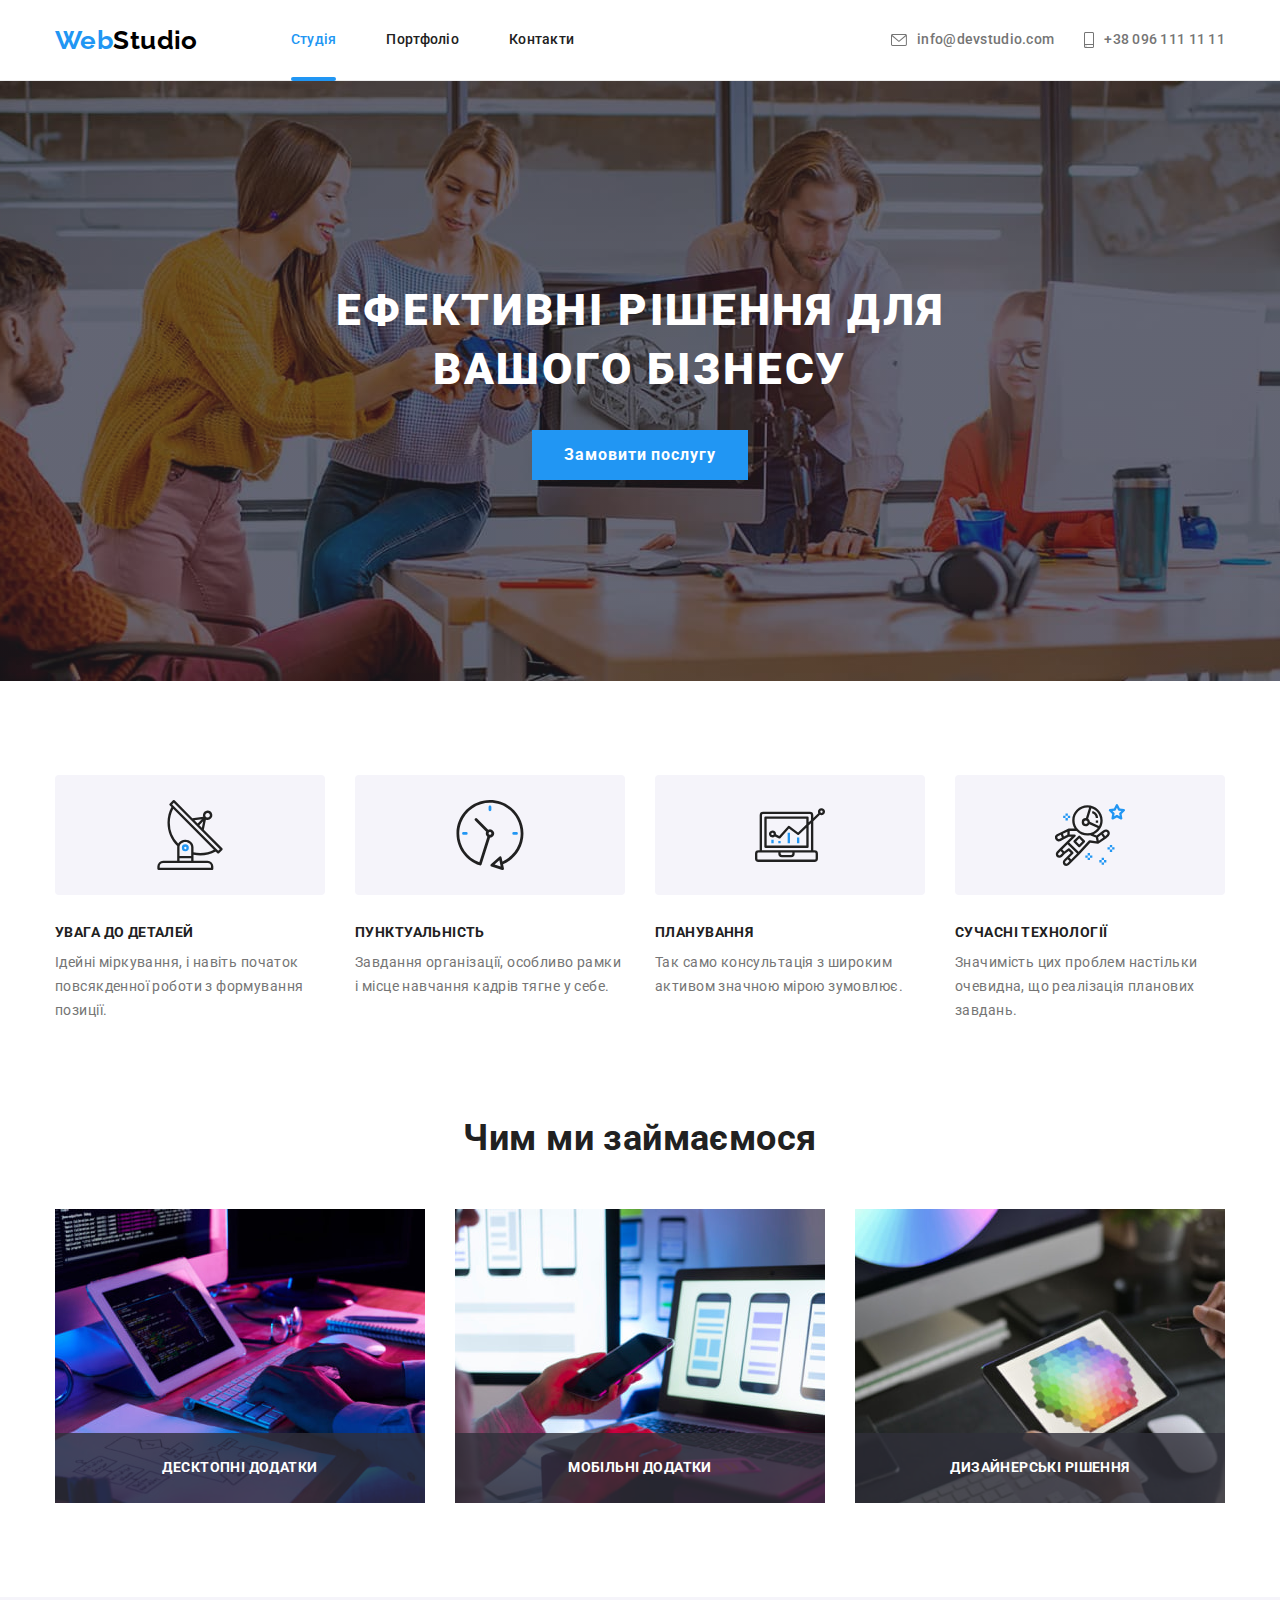
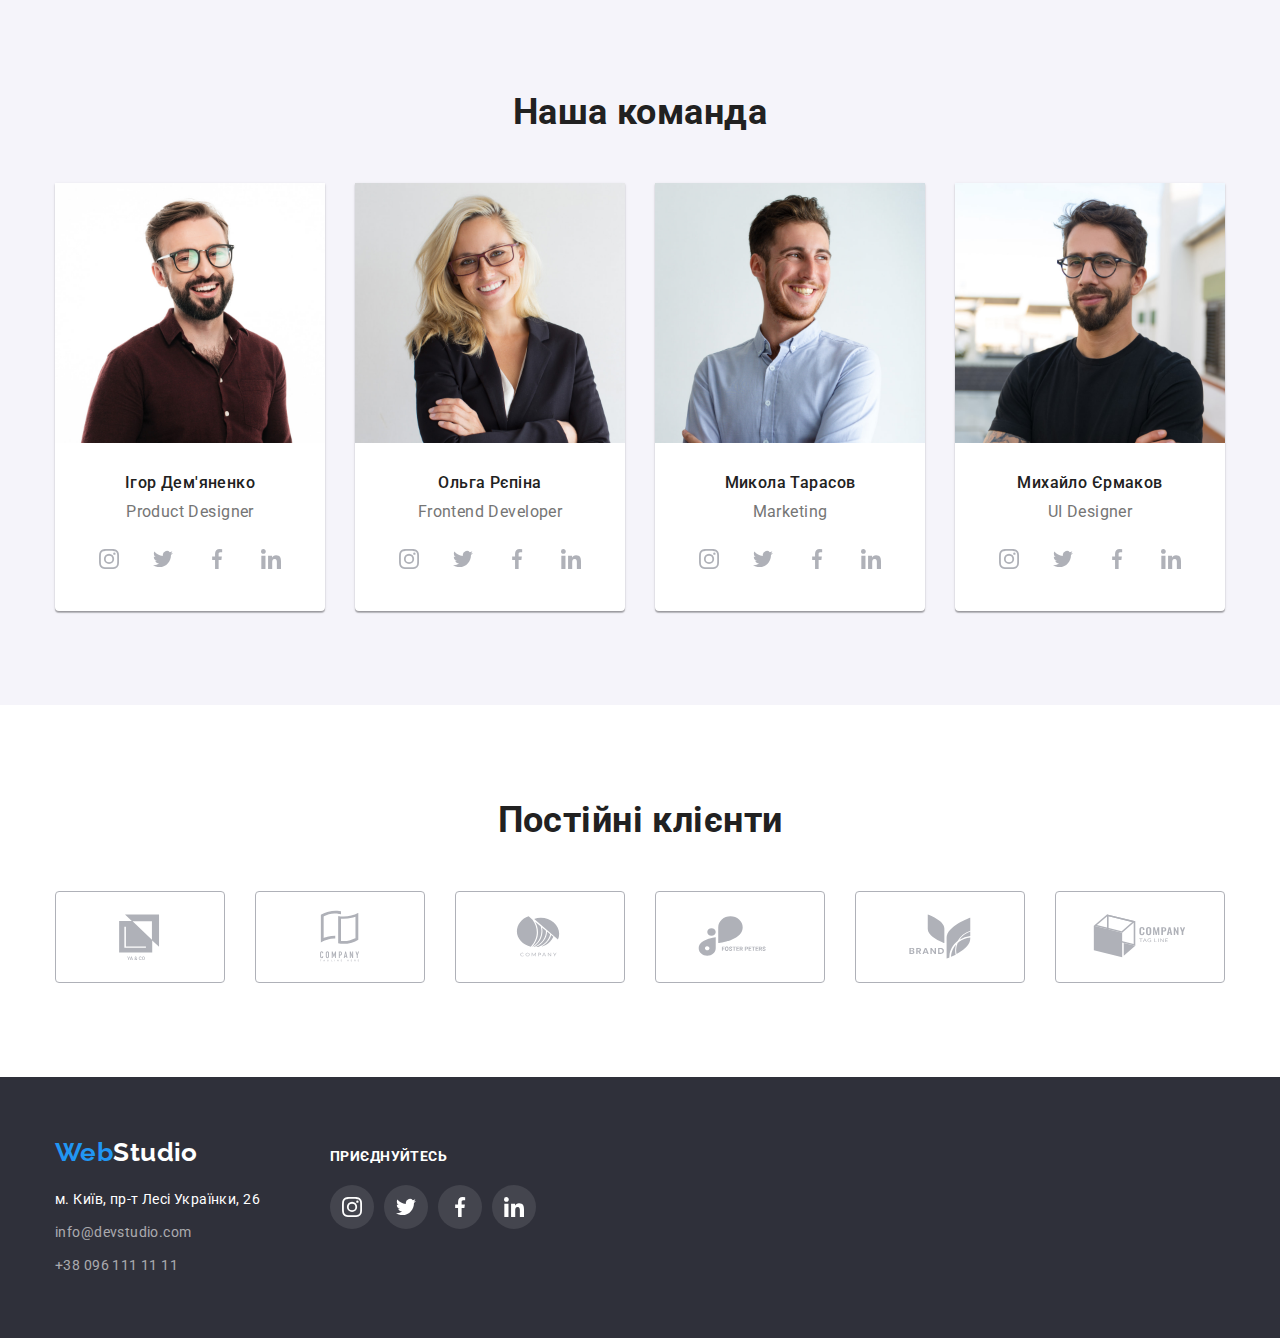
<file: index.html>
<!DOCTYPE html>
<html lang="uk">
  <head>
    <meta charset="UTF-8" />
    <meta http-equiv="X-UA-Compatible" content="IE=edge" />
    <meta name="viewport" content="width=device-width, initial-scale=1.0" />
    <title>goit-markup-hw-01</title>
    <link rel="preconnect" href="https://fonts.googleapis.com" />
    <link rel="preconnect" href="https://fonts.gstatic.com" crossorigin />
    <link href="https://fonts.googleapis.com/css2?family=Raleway:wght@700&family=Roboto:wght@400;500;700;900&display=swap" rel="stylesheet" />
    <link rel="stylesheet" href="https://cdnjs.cloudflare.com/ajax/libs/modern-normalize/1.1.0/modern-normalize.min.css" />
    <link rel="stylesheet" href="./css/styles.css" />
  </head>
  <body>
    <header class="header">
      <div class="container header-container">
        <nav class="header-navigation">
          <a class="logo link" href="./index.html">Web<span class="logo-wrap">Studio</span></a>
          <ul class="list header-list">
            <li><a class="nav-link link current" href="./index.html">Студія</a></li>
            <li><a class="nav-link link" href="./portfolio.html">Портфоліо</a></li>
            <li><a class="nav-link link" href="#">Контакти</a></li>
          </ul>
        </nav>
        <ul class="list header-mail">
          <li class="mail-item">
            <a class="link mail" href="mailto:info@devstudio.com">
              <svg class="icon" height="12" width="16"><use href="./image/symbol.svg#icon-envelope"></use></svg>info@devstudio.com
            </a>
          </li>
          <li class="mail-item">
            <a class="link mail icon-mail" href="tel:+380961111111">
              <svg class="icon" height="16" width="10"><use href="./image/symbol.svg#icon-smartphone"></use></svg>+38 096 111 11 11
            </a>
          </li>
        </ul>
      </div>
    </header>
    <main>
      <section class="hero">
        <div class="hero-container">
          <h1 class="hero-title">Ефективні рішення для вашого бізнесу</h1>
          <button type="button" class="button hero-button cursor" data-modal-open>Замовити послугу</button>
        </div>
      </section>
      <section class="section feature-section">
        <div class="container">
          <h2 class="visually-hidden">Особливості</h2>
          <ul class="list properties-container">
            <li class="list-properties">
              <div class="icon-properties">
                <svg class="antenna" height="70" width="70"><use href="./image/symbol.svg#icon-antenna"></use></svg>
              </div>
              <h3 class="title">Увага до деталей</h3>
              <p class="text">Ідейні міркування, і навіть початок повсякденної роботи з формування позиції.</p>
            </li>
            <li class="list-properties">
              <div class="icon-properties">
                <svg class="antenna" height="70" width="70"><use href="./image/symbol.svg#icon-clock"></use></svg>
              </div>
              <h3 class="title">Пунктуальність</h3>
              <p class="text">Завдання організації, особливо рамки і місце навчання кадрів тягне у себе.</p>
            </li>
            <li class="list-properties">
              <div class="icon-properties">
                <svg class="antenna" height="70" width="70"><use href="./image/symbol.svg#icon-diagram"></use></svg>
              </div>
              <h3 class="title">Планування</h3>
              <p class="text">Так само консультація з широким активом значною мірою зумовлює.</p>
            </li>
            <li class="list-properties">
              <div class="icon-properties">
                <svg class="antenna" height="70" width="70"><use href="./image/symbol.svg#icon-astronaut"></use></svg>
              </div>
              <h3 class="title">Сучасні технології</h3>
              <p class="text">Значимість цих проблем настільки очевидна, що реалізація планових завдань.</p>
            </li>
          </ul>
        </div>
      </section>
      <section class="section">
        <div class="container">
          <h2 class="section-title">Чим ми займаємося</h2>
          <ul class="list section-doing">
            <li class="item-doing">
              <div class="wrap-top">
                <img src="./image/keyboard.jpg" alt="Руки набирають текст на клавіатурі" width="370" />
                <p class="wrap-top-text">Десктопні додатки</p>
              </div>
            </li>
            <li class="item-doing">
              <div class="wrap-top">
                <img src="./image/laptop.jpg" alt="В руках телефон на фоні ноутбука" width="370" />
                <p class="wrap-top-text">Мобільні додатки</p>
              </div>
            </li>
            <li class="item-doing">
              <div class="wrap-top">
                <img src="./image/palette.jpg" alt="В руках планшет, на ньому палітра кольорів" width="370" />
                <p class="wrap-top-text">Дизайнерські рішення</p>
              </div>
            </li>
          </ul>
        </div>
      </section>
      <section class="section-team section">
        <div class="container">
          <h2 class="section-title">Наша команда</h2>
          <ul class="list item-team">
            <li class="card">
              <img src="./image/demyanenko.jpg" alt="Усміхнений хлопець в окулярах" width="270" />
              <div class="sign">
                <h3 class="subtitle">Ігор Дем'яненко</h3>
                <p class="section-text">Product Designer</p>
              </div>
              <div>
                <ul class="social list">
                  <li class="social-item">
                    <a class="social-link link" href="#" target="_blank" rel="noopener noreferrer nofollow"
                      ><svg height="20" width="20"><use href="./image/symbol.svg#icon-instagram"></use></svg
                    ></a>
                  </li>
                  <li class="social-item">
                    <a class="social-link link" href="#" target="_blank" rel="noopener noreferrer nofollow"
                      ><svg height="20" width="20"><use href="./image/symbol.svg#icon-twitter"></use></svg
                    ></a>
                  </li>
                  <li class="social-item">
                    <a class="social-link link" href="#" target="_blank" rel="noopener noreferrer nofollow"
                      ><svg height="20" width="20"><use href="./image/symbol.svg#icon-facebook"></use></svg
                    ></a>
                  </li>
                  <li class="social-item">
                    <a class="social-link link" href="#" target="_blank" rel="noopener noreferrer nofollow"
                      ><svg height="20" width="20"><use href="./image/symbol.svg#icon-linkedin"></use></svg
                    ></a>
                  </li>
                </ul>
              </div>
            </li>
            <li class="card">
              <img src="./image/repina.jpg" alt="Усміхнена дівчина в окулярах" width="270" />
              <div class="sign">
                <h3 class="subtitle">Ольга Рєпіна</h3>
                <p class="section-text">Frontend Developer</p>
              </div>
              <div>
                <ul class="social list">
                  <li class="social-item">
                    <a class="social-link link" href="#" target="_blank" rel="noopener noreferrer nofollow"
                      ><svg height="20" width="20"><use href="./image/symbol.svg#icon-instagram"></use></svg
                    ></a>
                  </li>
                  <li class="social-item">
                    <a class="social-link link" href="#" target="_blank" rel="noopener noreferrer nofollow"
                      ><svg height="20" width="20"><use href="./image/symbol.svg#icon-twitter"></use></svg
                    ></a>
                  </li>
                  <li class="social-item">
                    <a class="social-link link" href="#" target="_blank" rel="noopener noreferrer nofollow"
                      ><svg height="20" width="20"><use href="./image/symbol.svg#icon-facebook"></use></svg
                    ></a>
                  </li>
                  <li class="social-item">
                    <a class="social-link link" href="#" target="_blank" rel="noopener noreferrer nofollow"
                      ><svg height="20" width="20"><use href="./image/symbol.svg#icon-linkedin"></use></svg
                    ></a>
                  </li>
                </ul>
              </div>
            </li>
            <li class="card">
              <img src="./image/tarasov.jpg" alt="Хлопець усміхається" width="270" />
              <div class="sign">
                <h3 class="subtitle">Микола Тарасов</h3>
                <p class="section-text">Marketing</p>
              </div>
              <div>
                <ul class="social list">
                  <li class="social-item">
                    <a class="social-link link" href="#" target="_blank" rel="noopener noreferrer nofollow"
                      ><svg height="20" width="20"><use href="./image/symbol.svg#icon-instagram"></use></svg
                    ></a>
                  </li>
                  <li class="social-item">
                    <a class="social-link link" href="#" target="_blank" rel="noopener noreferrer nofollow"
                      ><svg height="20" width="20"><use href="./image/symbol.svg#icon-twitter"></use></svg
                    ></a>
                  </li>
                  <li class="social-item">
                    <a class="social-link link" href="#" target="_blank" rel="noopener noreferrer nofollow"
                      ><svg height="20" width="20"><use href="./image/symbol.svg#icon-facebook"></use></svg
                    ></a>
                  </li>
                  <li class="social-item">
                    <a class="social-link link" href="#" target="_blank" rel="noopener noreferrer nofollow"
                      ><svg height="20" width="20"><use href="./image/symbol.svg#icon-linkedin"></use></svg
                    ></a>
                  </li>
                </ul>
              </div>
            </li>
            <li class="card">
              <img src="./image/ermakov.jpg" alt="Хлопець в окулярах" width="270" />
              <div class="sign">
                <h3 class="subtitle">Михайло Єрмаков</h3>
                <p class="section-text">UI Designer</p>
              </div>
              <div>
                <ul class="social list">
                  <li class="social-item">
                    <a class="social-link link" href="#" target="_blank" rel="noopener noreferrer nofollow"
                      ><svg height="20" width="20"><use href="./image/symbol.svg#icon-instagram"></use></svg
                    ></a>
                  </li>
                  <li class="social-item">
                    <a class="social-link link" href="#" target="_blank" rel="noopener noreferrer nofollow"
                      ><svg height="20" width="20"><use href="./image/symbol.svg#icon-twitter"></use></svg
                    ></a>
                  </li>
                  <li class="social-item">
                    <a class="social-link link" href="#" target="_blank" rel="noopener noreferrer nofollow"
                      ><svg height="20" width="20"><use href="./image/symbol.svg#icon-facebook"></use></svg
                    ></a>
                  </li>
                  <li class="social-item">
                    <a class="social-link link" href="#" target="_blank" rel="noopener noreferrer nofollow"
                      ><svg height="20" width="20"><use href="./image/symbol.svg#icon-linkedin"></use></svg
                    ></a>
                  </li>
                </ul>
              </div>
            </li>
          </ul>
        </div>
      </section>
      <section class="section">
        <div class="container">
          <h2 class="section-title">Постійні клієнти</h2>
          <ul class="list clients">
            <li>
              <a class="link client-link" href="#" target="_blank" rel="noopener noreferrer nofollow"
                ><svg class="client-icon" height="60" width="106"><use href="./image/symbol.svg#icon-Logo-1"></use></svg
              ></a>
            </li>
            <li>
              <a class="link client-link" href="#" target="_blank" rel="noopener noreferrer nofollow"
                ><svg class="client-icon" height="60" width="106"><use href="./image/symbol.svg#icon-Logo-2"></use></svg
              ></a>
            </li>
            <li>
              <a class="link client-link" href="#" target="_blank" rel="noopener noreferrer nofollow"
                ><svg class="client-icon" height="60" width="106"><use href="./image/symbol.svg#icon-Logo-3"></use></svg
              ></a>
            </li>
            <li>
              <a class="link client-link" href="#" target="_blank" rel="noopener noreferrer nofollow"
                ><svg class="client-icon" height="60" width="106"><use href="./image/symbol.svg#icon-Logo-4"></use></svg
              ></a>
            </li>
            <li>
              <a class="link client-link" href="#" target="_blank" rel="noopener noreferrer nofollow"
                ><svg class="client-icon" height="60" width="106"><use href="./image/symbol.svg#icon-Logo-5"></use></svg
              ></a>
            </li>
            <li>
              <a class="link client-link" href="#" target="_blank" rel="noopener noreferrer nofollow"
                ><svg class="client-icon" height="60" width="106"><use href="./image/symbol.svg#icon-Logo-6"></use></svg
              ></a>
            </li>
          </ul>
        </div>
      </section>
    </main>
    <footer class="footer-background">
      <div class="container container-footer">
        <div class="container-address">
          <a class="link logo-footer" href="./index.html">Web<span class="logo-white">Studio</span></a>
          <address class="address">
            <ul class="list">
              <li>
                <a class="link address-text" href="https://goo.gl/maps/LR6za7TUyDWSU1sD8" target="_blank" rel="noopener noreferrer nofollow">м. Київ, пр-т Лесі Українки, 26 </a>
              </li>
              <li><a class="link mail-footer" href="mailto:info@devstudio.com">info@devstudio.com</a></li>
              <li><a class="link mail-footer" href="tel:+380961111111">+38 096 111 11 11</a></li>
            </ul>
          </address>
        </div>
        <div class="social-container">
          <p class="social-text">приєднуйтесь</p>
          <ul class="social-footer list">
            <li>
              <a class="social-link-footer link" href="#" target="_blank" rel="noopener noreferrer nofollow"
                ><svg height="20" width="20"><use href="./image/symbol.svg#icon-instagram"></use></svg
              ></a>
            </li>
            <li>
              <a class="social-link-footer link" href="#" target="_blank" rel="noopener noreferrer nofollow"
                ><svg height="20" width="20"><use href="./image/symbol.svg#icon-twitter"></use></svg
              ></a>
            </li>
            <li>
              <a class="social-link-footer link" href="#"
                ><svg height="20" width="20"><use href="./image/symbol.svg#icon-facebook"></use></svg
              ></a>
            </li>
            <li>
              <a class="social-link-footer link" href="#" target="_blank" rel="noopener noreferrer nofollow"
                ><svg height="20" width="20"><use href="./image/symbol.svg#icon-linkedin"></use></svg
              ></a>
            </li>
          </ul>
        </div>
      </div>
    </footer>
    <div class="backdrop is-hidden" data-modal>
      <div class="modal">
        <button type="button" class="modal-close" data-modal-close>
          <svg class="modal-close-icon" width="18" height="18">
            <use href="./image/symbol.svg#icon-close"></use>
          </svg>
        </button>
      </div>
    </div>
    <script src="./js/modal.js"></script>
  </body>
</html>
</file>
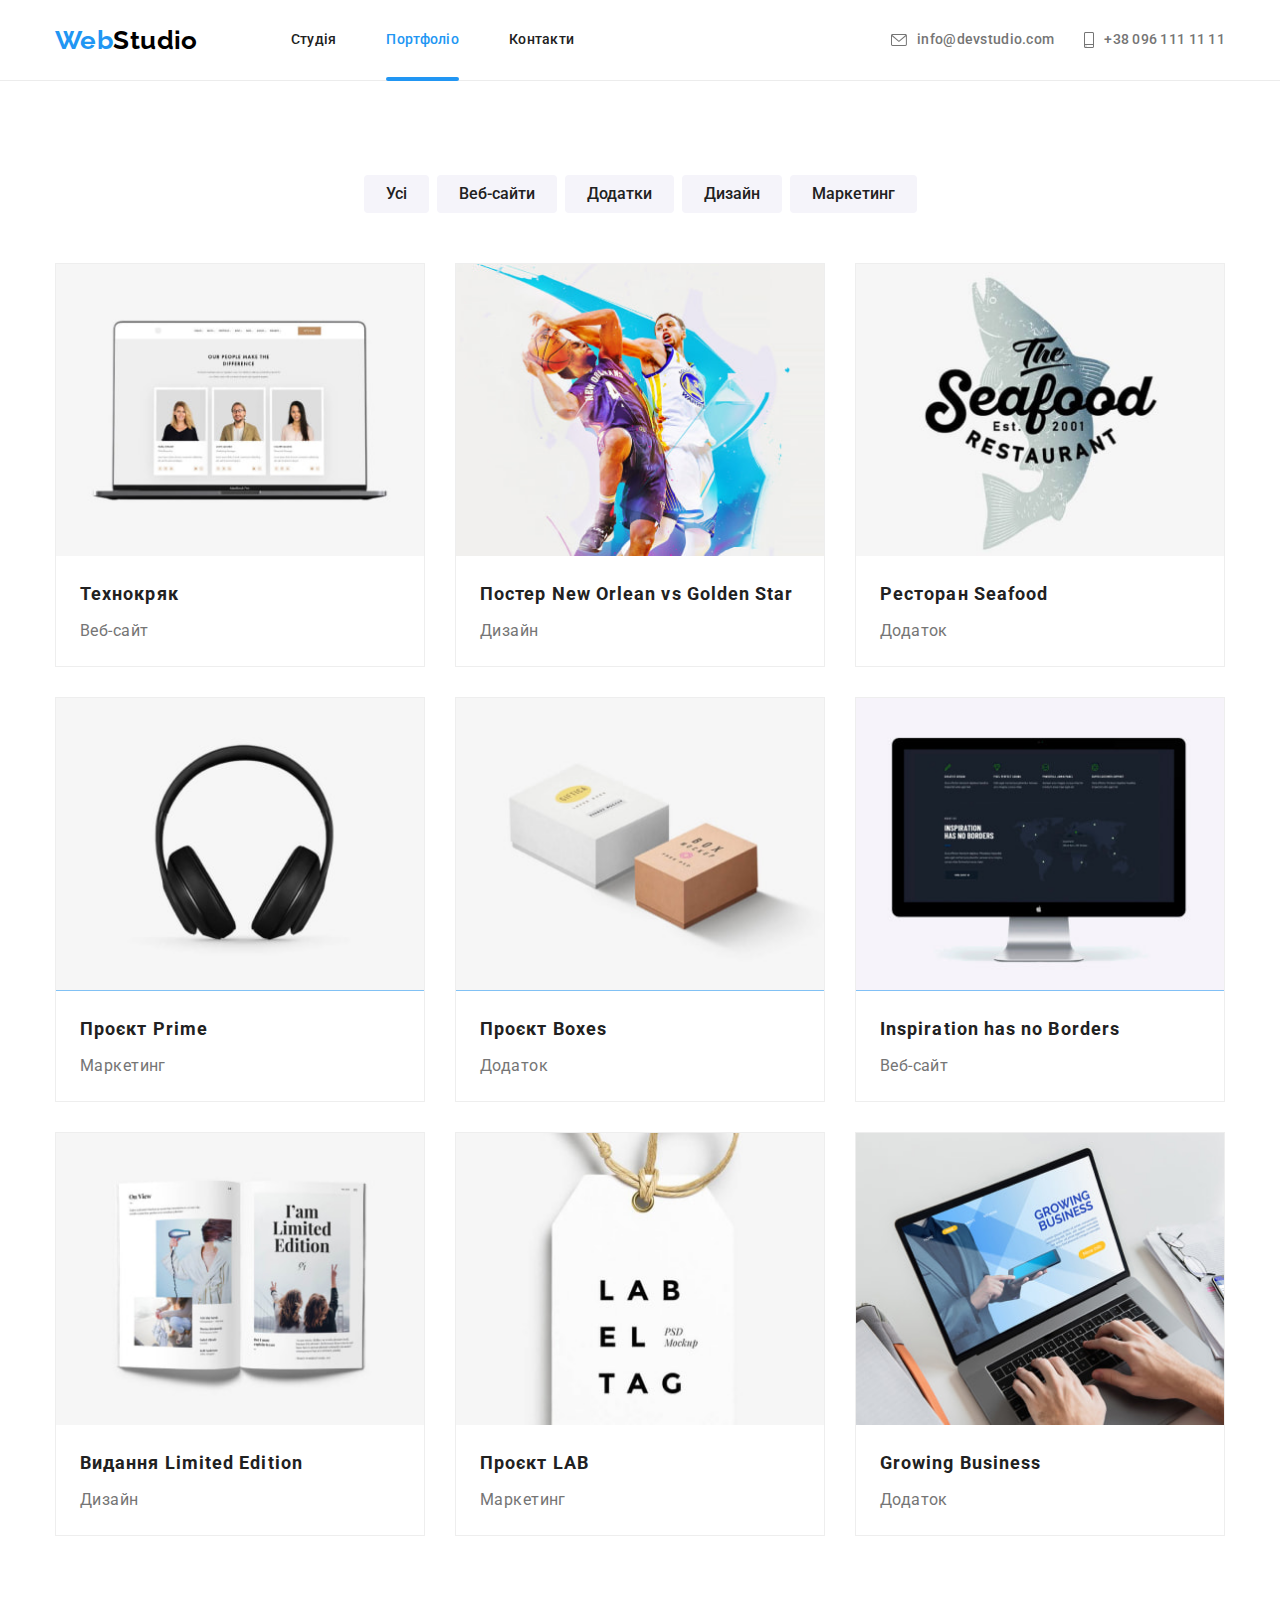
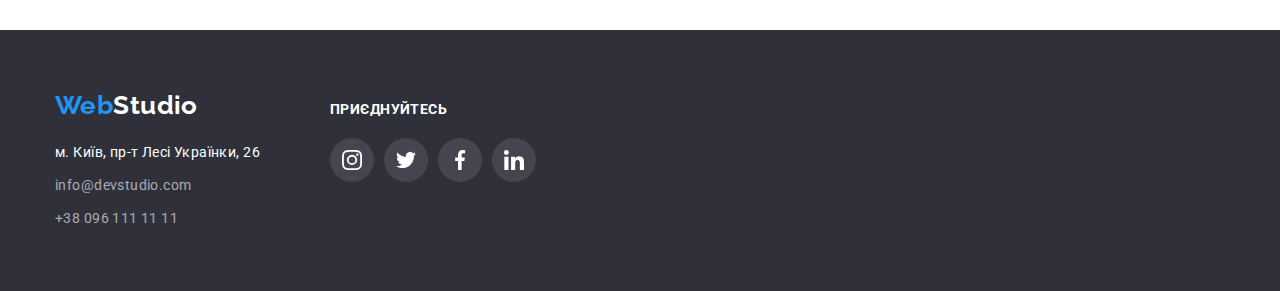
<file: portfolio.html>
<!DOCTYPE html>
<html lang="uk">
  <head>
    <meta charset="UTF-8" />
    <meta http-equiv="X-UA-Compatible" content="IE=edge" />
    <meta name="viewport" content="width=device-width, initial-scale=1.0" />
    <title>portfolio</title>
    <link rel="preconnect" href="https://fonts.googleapis.com" />
    <link rel="preconnect" href="https://fonts.gstatic.com" crossorigin />
    <link href="https://fonts.googleapis.com/css2?family=Raleway:wght@700&family=Roboto:wght@400;500;700;900&display=swap" rel="stylesheet" />
    <link rel="stylesheet" href="https://cdnjs.cloudflare.com/ajax/libs/modern-normalize/1.1.0/modern-normalize.min.css" />
    <link rel="stylesheet" href="./css/styles.css" />
  </head>
  <body>
    <header class="header">
      <div class="container header-container">
        <nav class="header-navigation">
          <a class="logo link" href="./index.html">Web<span class="logo-wrap">Studio</span></a>
          <ul class="list header-list">
            <li><a class="nav-link link" href="./index.html">Студія</a></li>
            <li><a class="nav-link link current" href="./portfolio.html">Портфоліо</a></li>
            <li><a class="nav-link link" href="#">Контакти</a></li>
          </ul>
        </nav>
        <ul class="list header-mail">
          <li class="mail-item">
            <a class="link mail" href="mailto:info@devstudio.com">
              <svg class="icon" height="12" width="16"><use href="./image/symbol.svg#icon-envelope"></use></svg>info@devstudio.com
            </a>
          </li>
          <li class="mail-item">
            <a class="link mail icon-mail" href="tel:+380961111111">
              <svg class="icon" height="16" width="10"><use href="./image/symbol.svg#icon-smartphone"></use></svg>+38 096 111 11 11
            </a>
          </li>
        </ul>
      </div>
    </header>
    <main>
      <section class="section">
        <div class="container">
          <h1 class="visually-hidden">Фільтр</h1>
          <ul class="list filter-container">
            <li><button type="button" class="nav-button cursor">Усі</button></li>
            <li><button type="button" class="nav-button cursor">Веб-сайти</button></li>
            <li><button type="button" class="nav-button cursor">Додатки</button></li>
            <li><button type="button" class="nav-button cursor">Дизайн</button></li>
            <li><button type="button" class="nav-button cursor">Маркетинг</button></li>
          </ul>
          <ul class="list filter-card">
            <li class="card-item">
              <a class="link card-link" href="#">
                <div class="portfolio-top-wrap">
                <img src="./image/laptop-2.jpg" alt="Ноутбук" width="370" />
                  <p class="portfolio-top-text">Ресурс пропонує комплексні пропозиції з різним рівнем функціоналу та сервісів. Все це дозволить відвідувачу отримати вичерпні відомості про компанію чи приватну особу.</p>
                </div>
                <div class="sign-portfolio">
                  <h2 class="caption">Технокряк</h2>
                  <p class="text-portfolio">Веб-сайт</p>
                </div>
              </a>
            </li>
            <li class="card-item">
              <a class="link card-link" href="#">
                <div class="portfolio-top-wrap">
                <img src="./image/basketball.jpg" alt="Гра у баскетбол" width="370" />
                <p class="portfolio-top-text">Ресурс пропонує комплексні пропозиції з різним рівнем функціоналу та сервісів. Все це дозволить відвідувачу отримати вичерпні відомості про компанію чи приватну особу.</p>
              </div>
                <div class="sign-portfolio">
                  <h2 class="caption">Постер New Orlean vs Golden Star</h2>
                  <p class="text-portfolio">Дизайн</p>
                </div>
              </a>
            </li>
            <li class="card-item">
              <a class="link card-link" href="#">
                <div class="portfolio-top-wrap">
                <img src="./image/logo.jpg" alt="Логотип ресторану" width="370" />
                <p class="portfolio-top-text">Ресурс пропонує комплексні пропозиції з різним рівнем функціоналу та сервісів. Все це дозволить відвідувачу отримати вичерпні відомості про компанію чи приватну особу.</p>
              </div>
                <div class="sign-portfolio">
                  <h2 class="caption">Ресторан Seafood</h2>
                  <p class="text-portfolio">Додаток</p>
                </div>
              </a>
            </li>
            <li class="card-item">
              <a class="link card-link" href="#">
                <div class="portfolio-top-wrap">
                <img src="./image/phones.jpg" alt="Навушники" width="370" />
                <p class="portfolio-top-text">Ресурс пропонує комплексні пропозиції з різним рівнем функціоналу та сервісів. Все це дозволить відвідувачу отримати вичерпні відомості про компанію чи приватну особу.</p>
                </div>
                <div class="sign-portfolio">
                  <h2 class="caption">Проєкт Prime</h2>
                  <p class="text-portfolio">Маркетинг</p>
                </div>
              </a>
            </li>
            <li class="card-item">
              <a class="link card-link" href="#">
                <div class="portfolio-top-wrap">
                <img src="./image/box.jpg" alt="Коробки" width="370" />
                <p class="portfolio-top-text">Ресурс пропонує комплексні пропозиції з різним рівнем функціоналу та сервісів. Все це дозволить відвідувачу отримати вичерпні відомості про компанію чи приватну особу.</p>
                </div>
                <div class="sign-portfolio">
                  <h2 class="caption">Проєкт Boxes</h2>
                  <p class="text-portfolio">Додаток</p>
                </div>
              </a>
            </li>
            <li class="card-item">
              <a class="link card-link" href="#">
                <div class="portfolio-top-wrap">
                <img src="./image/monitor.jpg" alt="Монітор" width="370" />
                <p class="portfolio-top-text">Ресурс пропонує комплексні пропозиції з різним рівнем функціоналу та сервісів. Все це дозволить відвідувачу отримати вичерпні відомості про компанію чи приватну особу.</p>
                </div>
                <div class="sign-portfolio">
                  <h2 class="caption">Inspiration has no Borders</h2>
                  <p class="text-portfolio">Веб-сайт</p>
                </div>
              </a>
            </li>
            <li class="card-item">
              <a class="link card-link" href="#">
                <div class="portfolio-top-wrap">
                <img src="./image/book.jpg" alt="Відкрита книга" width="370" />
                <p class="portfolio-top-text">Ресурс пропонує комплексні пропозиції з різним рівнем функціоналу та сервісів. Все це дозволить відвідувачу отримати вичерпні відомості про компанію чи приватну особу.</p>
                </div>
                <div class="sign-portfolio">
                  <h2 class="caption">Видання Limited Edition</h2>
                  <p class="text-portfolio">Дизайн</p>
                </div>
              </a>
            </li>
            <li class="card-item">
              <a class="link card-link" href="#">
                <div class="portfolio-top-wrap">
                <img src="./image/label.jpg" alt="Етикетка" width="370" />
                <p class="portfolio-top-text">Ресурс пропонує комплексні пропозиції з різним рівнем функціоналу та сервісів. Все це дозволить відвідувачу отримати вичерпні відомості про компанію чи приватну особу.</p>
                </div>
                <div class="sign-portfolio">
                  <h2 class="caption">Проєкт LAB</h2>
                  <p class="text-portfolio">Маркетинг</p>
                </div>
              </a>
            </li>
            <li class="card-item">
              <a class="link card-link" href="#">
                <div class="portfolio-top-wrap">
                <img src="./image/type.jpg" alt="Людина друкує за ноутбуком" width="370" />
                <p class="portfolio-top-text">Ресурс пропонує комплексні пропозиції з різним рівнем функціоналу та сервісів. Все це дозволить відвідувачу отримати вичерпні відомості про компанію чи приватну особу.</p>
                </div>
                <div class="sign-portfolio">
                  <h2 class="caption">Growing Business</h2>
                  <p class="text-portfolio">Додаток</p>
                </div>
              </a>
            </li>
          </ul>
        </div>
      </section>
    </main>
    <footer class="footer-background">
      <div class="container container-footer">
        <div class="container-address">
        <a class="link logo-footer" href="./index.html">Web<span class="logo-white">Studio</span></a>
        <address class="address">
          <ul class="list">
            <li>
              <a class="link address-text" href="https://goo.gl/maps/LR6za7TUyDWSU1sD8" target="_blank" rel="noopener noreferrer nofollow">м. Київ, пр-т Лесі Українки, 26 </a>
            </li>
            <li><a class="link mail-footer" href="mailto:info@devstudio.com">info@devstudio.com</a></li>
            <li><a class="link mail-footer" href="tel:+380961111111">+38 096 111 11 11</a></li>
          </ul>
        </address>
      </div>
      <div class="social-container">
        <p class="social-text">приєднуйтесь</p>
        <ul class="social-footer list">
          <li>
            <a class="social-link-footer link" href="#" target="_blank" rel="noopener noreferrer nofollow"
              ><svg height="20" width="20"><use href="./image/symbol.svg#icon-instagram"></use></svg
            ></a>
          </li>
          <li>
            <a class="social-link-footer link" href="#" target="_blank" rel="noopener noreferrer nofollow"
              ><svg height="20" width="20"><use href="./image/symbol.svg#icon-twitter"></use></svg
            ></a>
          </li>
          <li>
            <a class="social-link-footer link" href="#" target="_blank" rel="noopener noreferrer nofollow"
              ><svg height="20" width="20"><use href="./image/symbol.svg#icon-facebook"></use></svg
            ></a>
          </li>
          <li>
            <a class="social-link-footer link" href="#" target="_blank" rel="noopener noreferrer nofollow"
              ><svg height="20" width="20"><use href="./image/symbol.svg#icon-linkedin"></use></svg
            ></a>
          </li>
        </ul>
      </div>
    </div>
    </footer>
  </body>
</html>
</file>
<file: css/styles.css>
:root {
  --primary-text-color: #757575;
  --title-text-color: #212121;
  --hero-text-color: #ffffff;
  --accent-color: #2196f3;
  --logo-text-color: #000000;
  --button-color: #188ce8;
  --hero-background: #2f303a;
  --button-portfolio: #f5f4fa;
  --footer-color: rgba(255, 255, 255, 0.6);
  --social-color: #afb1b8;
  --wrap-color: rgba(33, 150, 243, 0.9);
  --function: cubic-bezier(0.4, 0, 0.2, 1);
  --background-wrap: rgba(47, 48, 58, 0.8);
  --modal-color: rgba(0, 0, 0, 0.2);
  --modal-close: rgba(0, 0, 0, 0.1);
}

.link {
  text-decoration: none;
  font-style: normal;
}
.list {
  list-style: none;
}

body {
  font-family: Roboto, sans-serif;
  color: var(--primary-text-color);
  background-color: var(--hero-text-color);
  font-size: 14px;
  letter-spacing: 0.03em;
}
p,
h1,
h2,
h3 {
  margin: 0;
}
ul {
  margin: 0;
  padding-left: 0;
}
button {
  cursor: pointer;
}
address {
  font-style: normal;
}
img {
  display: block;
  max-width: 100%;
  height: auto;
}
.container {
  width: 1200px;
  padding-left: 15px;
  padding-right: 15px;
  margin: 0 auto;
}
.section {
  padding-top: 94px;
  padding-bottom: 94px;
}
/* header */

.header {
  /* line header */

  border-bottom: 1px solid #ececec;
}
.logo {
  margin-right: 93px;

  font-family: Raleway, sans-serif;
  font-weight: 700;
  font-size: 26px;
  line-height: 1.19;
  color: var(--accent-color);
}
.logo-wrap {
  color: var(--logo-text-color);
}
.logo-white {
  color: var(--hero-text-color);
}
.nav-link {
  position: relative;
  display: block;
  padding-top: 32px;
  padding-bottom: 32px;

  font-weight: 500;
  line-height: 1.14;
  letter-spacing: 0.02em;
  color: var(--title-text-color);

  transition: color 250ms var(--function);
}
.nav-link:hover,
.nav-link:focus {
  color: var(--accent-color);
}

.current {
  color: var(--accent-color);
}

.nav-link.current::after {
  content: "";
  position: absolute;
  background-color: var(--accent-color);
  border-radius: 2px;
  width: 100%;
  height: 4px;
  bottom: -1px;
  display: flex;
}

.mail {
  font-weight: 500;
  line-height: 1.14;
  letter-spacing: 0.02em;
  color: inherit;
  display: flex;
  align-items: center;

  transition: color 250ms var(--function);
}

.mail:hover,
.mail:focus {
  color: var(--accent-color);
}

.header-list {
  display: flex;
  align-items: center;
  gap: 50px;
}
.header-navigation {
  display: flex;
  align-items: center;
}
.header-container {
  display: flex;
  align-items: center;
}

.header-mail {
  display: flex;
  margin-left: auto;
  gap: 30px;
}

.icon {
  fill: currentColor;
  margin-right: 10px;
}

/* hero */
.hero {
  margin-left: auto;
  margin-right: auto;
  max-width: 1600px;
  height: 600px;
  background-image: linear-gradient(to right, rgba(47, 48, 58, 0.4), rgba(47, 48, 58, 0.4)), url("../image/hero.jpg");
  background-size: cover;
  background-position: center;
  background-color: #c4c4c4;
}
.hero-title {
  width: 696px;
  margin-bottom: 30px;
  margin-top: 0;
  margin-left: auto;
  margin-right: auto;

  color: var(--hero-text-color);
  font-weight: 900;
  font-size: 44px;
  line-height: 1.35;
  text-align: center;
  letter-spacing: 0.06em;
  text-transform: uppercase;
}
.hero-button {
  min-width: 216px;
  height: 50px;

  font-family: inherit;
  font-style: normal;
  font-weight: 700;
  font-size: 16px;
  line-height: 1.88;
  align-items: center;
  text-align: center;
  letter-spacing: 0.06em;
  color: var(--hero-text-color);
  background-color: var(--accent-color);
  border: none;
  cursor: pointer;
  transition: background-color 250ms var(--function), box-shadow 250ms var(--function), border-radius 250ms var(--function);
}
.hero-container {
  display: block;
  text-align: center;
  padding-top: 200px;
  padding-bottom: 200px;
}

.hero-button:hover,
.hero-button:focus,
.hero-button:active {
  background-color: var(--button-color);
  box-shadow: 0px 4px 4px rgba(0, 0, 0, 0.15);
  border-radius: 4px;
}

/* скрити заголовок */
.visually-hidden {
  position: absolute;
  width: 1px;
  height: 1px;
  margin: -1px;
  border: 0;
  padding: 0;

  white-space: nowrap;
  clip-path: inset(100%);
  clip: rect(0 0 0 0);
  overflow: hidden;
}
/* Особливості */
.title {
  margin-bottom: 10px;

  font-weight: 700;
  font-size: 14px;
  line-height: 1.14;
  letter-spacing: 0.03em;
  text-transform: uppercase;
  color: var(--title-text-color);
}
.text {
  line-height: 1.71;
}

.properties-container {
  display: flex;
  gap: 30px;
}

.list-properties {
  width: calc((100% - 90px) / 4);
  display: block;
}
.icon-properties {
  background-color: var(--button-portfolio);
  border-radius: 4px;
  margin-bottom: 30px;
  padding-top: 25px;
  padding-bottom: 25px;
}
.antenna {
  display: block;
  margin-left: auto;
  margin-right: auto;
}

.feature-section {
  padding-bottom: 0;
}
/* Чим ми займаємось */
.section-title {
  margin-bottom: 50px;
  font-weight: 700;
  font-size: 36px;
  line-height: 1.17;
  text-align: center;
  color: var(--title-text-color);
}

.section-doing {
  display: flex;
  gap: 30px;
}
.item-doing {
  width: calc((100% - 60px) / 3);
}

.wrap-top {
  position: relative;
}

.wrap-top-text {
  position: absolute;
  font-weight: 700;
  font-size: 14px;
  line-height: 1.14;
  text-align: center;
  letter-spacing: 0.03em;
  text-transform: uppercase;
  height: 70px;
  width: 100%;
  bottom: 0;
  align-items: center;
  justify-content: center;
  display: flex;

  color: var(--hero-text-color);
  background-color: var(--background-wrap);
}

/* Наша команда */
.section-team {
  background-color: var(--button-portfolio);
}
.card {
  background-color: var(--hero-text-color);
  width: calc((100% - 90px) / 4);
  box-shadow: 0px 1px 3px rgba(0, 0, 0, 0.12), 0px 1px 1px rgba(0, 0, 0, 0.14), 0px 2px 1px rgba(0, 0, 0, 0.2);
  border-radius: 0px 0px 4px 4px;
}
.subtitle {
  margin-bottom: 10px;
  font-weight: 500;
  font-size: 16px;
  line-height: 1.19;
  text-align: center;
  color: var(--title-text-color);
}
.section-text {
  font-size: 16px;
  line-height: 1.19;
  text-align: center;
}

.item-team {
  display: flex;
  gap: 30px;
}
.sign {
  padding-top: 30px;
  padding-bottom: 16px;
}
.social {
  display: flex;
  gap: 10px;
  justify-content: center;
  align-items: center;
  padding-bottom: 30px;
}
.social-link {
  fill: var(--social-color);
  transition: fill 250ms var(--function), background-color 250ms var(--function);
}

.social-link:hover,
.social-link:focus {
  fill: var(--hero-text-color);
  background-color: var(--accent-color);
}
.social-link {
  display: flex;
  height: 44px;
  width: 44px;
  border-radius: 50%;
  justify-content: center;
  align-items: center;
}
/* Постійні клієнти */

.clients {
  display: flex;
  gap: 30px;
}
.client-link {
  display: flex;
  width: 170px;
  height: 92px;
  padding: 16px 32px;
  border: 1px solid var(--social-color);
  border-radius: 4px;
  fill: var(--social-color);
  justify-content: center;
  align-items: center;
}

.client-link {
  color: var(--social-color);
  transition: color 250ms var(--function), border-color 250ms var(--function);
}
.client-link:hover,
.client-link:focus {
  color: var(--accent-color);
  border-color: var(--accent-color);
}
.client-icon {
  fill: currentColor;
}

/* footer */
.address {
  line-height: 1.71;
  color: var(--footer-color);
}
.address-text {
  color: var(--hero-text-color);
  transition: color 250ms var(--function);
}
.mail-footer {
  display: block;
  margin-top: 9px;
  color: var(--footer-color);
  transition: color 250ms var(--function);
}
.address-text:hover,
.address-text:focus,
.mail-footer:hover,
.mail-footer:focus {
  color: var(--accent-color);
}

.footer-background {
  display: block;
  padding-top: 60px;
  padding-bottom: 60px;
  background-color: var(--hero-background);
}
.logo-footer {
  display: block;
  margin-bottom: 20px;

  font-family: Raleway, sans-serif;
  font-weight: 700;
  font-size: 26px;
  line-height: 1.19;
  color: var(--accent-color);
}

.container-footer {
  display: flex;
  align-items: baseline;
}
.container-address {
  display: block;
}

.social-container {
  display: block;
  margin-left: 70px;
}

.social-text {
  font-weight: 700;
  line-height: 1.14;
  text-transform: uppercase;
  color: var(--hero-text-color);
  margin-bottom: 20px;
}

.social-footer {
  display: flex;
  justify-content: center;
  align-items: center;
  gap: 10px;
}

.social-link-footer {
  display: flex;
  height: 44px;
  width: 44px;
  border-radius: 50%;
  justify-content: center;
  align-items: center;
  background-color: rgba(255, 255, 255, 0.1);
  fill: var(--hero-text-color);

  transition: background-color 250ms var(--function);
}

.social-link-footer:hover,
.social-link-footer:focus {
  background-color: var(--accent-color);
}

/*  портфоліо*/
.filter-container {
  display: flex;
  gap: 8px;
  justify-content: center;
  margin-bottom: 50px;
}

.nav-button {
  padding-left: 22px;
  padding-right: 22px;
  padding-top: 6px;
  padding-bottom: 6px;
  font-family: inherit;
  font-weight: 500;
  font-size: 16px;
  line-height: 1.62;
  text-align: center;
  color: var(--title-text-color);
  background-color: var(--button-portfolio);
  border: none;
  border-radius: 4px;
  cursor: pointer;
  transition: color 250ms var(--function), background-color 250ms var(--function), box-shadow 250ms var(--function), border-radius 250ms var(--function);
}
.nav-button:hover,
.nav-button:focus,
.nav-button:active {
  color: var(--hero-text-color);
  background-color: var(--accent-color);
  box-shadow: 0px 3px 1px rgba(0, 0, 0, 0.1), 0px 1px 2px rgba(0, 0, 0, 0.08), 0px 2px 2px rgba(0, 0, 0, 0.12);
  border-radius: 4px;
}

.caption {
  margin-bottom: 4px;

  font-weight: 700;
  font-size: 18px;
  line-height: 2;
  letter-spacing: 0.06em;
  color: var(--title-text-color);
}
.text-portfolio {
  font-size: 16px;
  line-height: 1.88;
  color: var(--primary-text-color);
}

.filter-card {
  display: flex;
  flex-wrap: wrap;
  gap: 30px;
}
.card-item {
  width: calc((100% - 60px) / 3);
  border: 1px solid #eeeeee;
}
.sign-portfolio {
  display: block;
  padding: 20px 24px;
}
.card-link {
  display: block;
  transition: box-shadow 250ms var(--function);
}

.card-link:hover,
.card-link:focus {
  box-shadow: 0px 1px 1px rgba(0, 0, 0, 0.12), 0px 4px 4px rgba(0, 0, 0, 0.06), 1px 4px 6px rgba(0, 0, 0, 0.16);
}

.portfolio-top-wrap {
  position: relative;
  overflow: hidden;
}

.portfolio-top-text {
  position: absolute;
  top: 0;
  padding: 63px 24px;

  font-weight: 400;
  font-size: 18px;
  line-height: 1.56;

  color: var(--hero-text-color);
  background-color: var(--wrap-color);
  height: 100%;
  transform: translateY(100%);
  transition: transform 250ms var(--function);
}

.card-item :hover .portfolio-top-text {
  transform: translateY(0);
}

/* Модільне вікно */

.backdrop {
  width: 100%;
  height: 100%;
  background-color: var(--modal-color);
  position: fixed;
  top: 0;
  transition: opasity 250ms var(--function), visibility 250ms var(--function);
}

.modal {
  position: absolute;
  width: 528px;
  min-height: 581px;
  top: 50%;
  left: 50%;
  background-color: var(--hero-text-color);
  box-shadow: 0px 1px 3px rgba(0, 0, 0, 0.12), 0px 1px 1px rgba(0, 0, 0, 0.14), 0px 2px 1px rgba(0, 0, 0, 0.2);
  border-radius: 4px;

  transform: translate(-50%, -50%) rotate(360deg);
  transition: transform 250ms var(--function), border-radius 250ms var(--function);
}

.modal-close {
  position: absolute;
  display: flex;
  top: 10px;
  right: 10px;
  align-items: center;
  justify-content: center;
  cursor: pointer;
  width: 30px;
  height: 30px;
  border-radius: 50%;
  background-color: var(--hero-text-color);

  border: 1px solid var(--modal-close);
  fill: var(--logo-text-color);
}

.backdrop.is-hidden {
  opacity: 0;
  visibility: hidden;
  pointer-events: none;
}
.backdrop.is-hidden .modal {
  transform: translate(-50%, -50%) rotate(0);
  border-radius: 50%;
}
</file>
